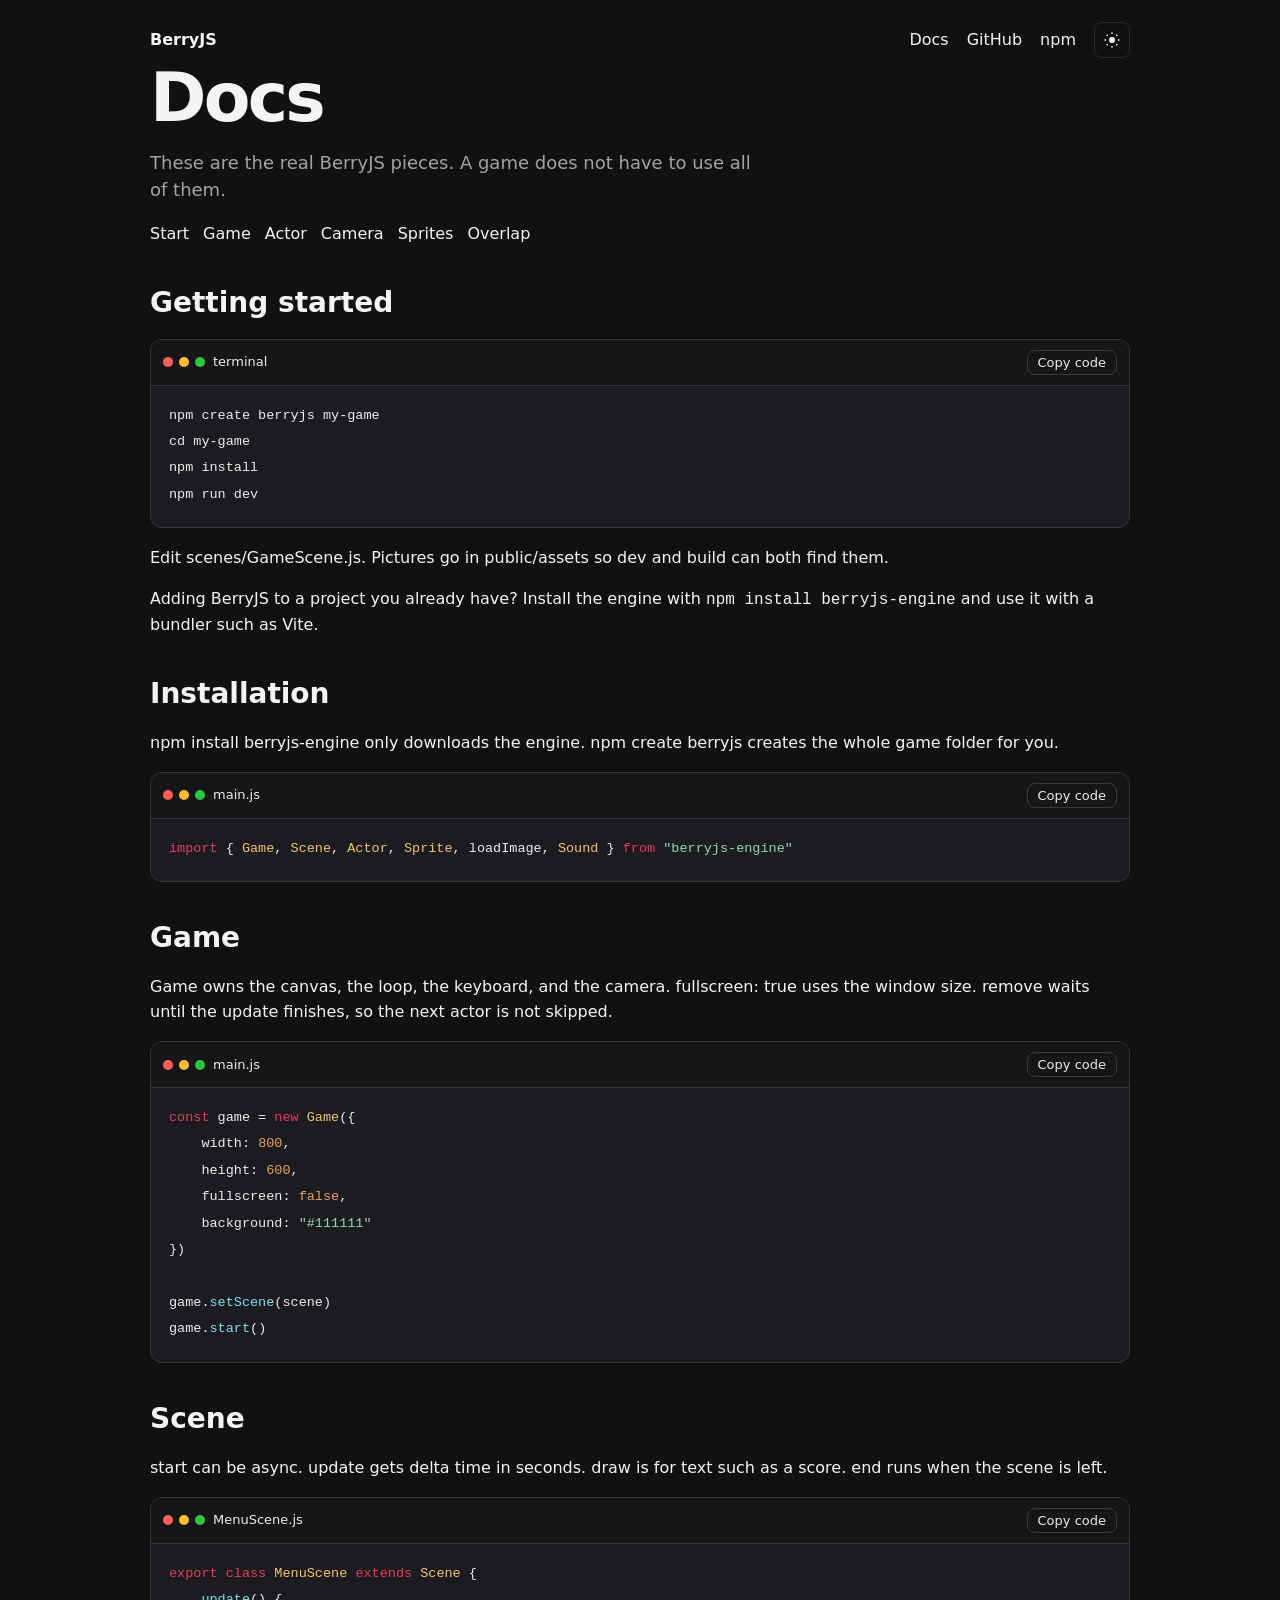
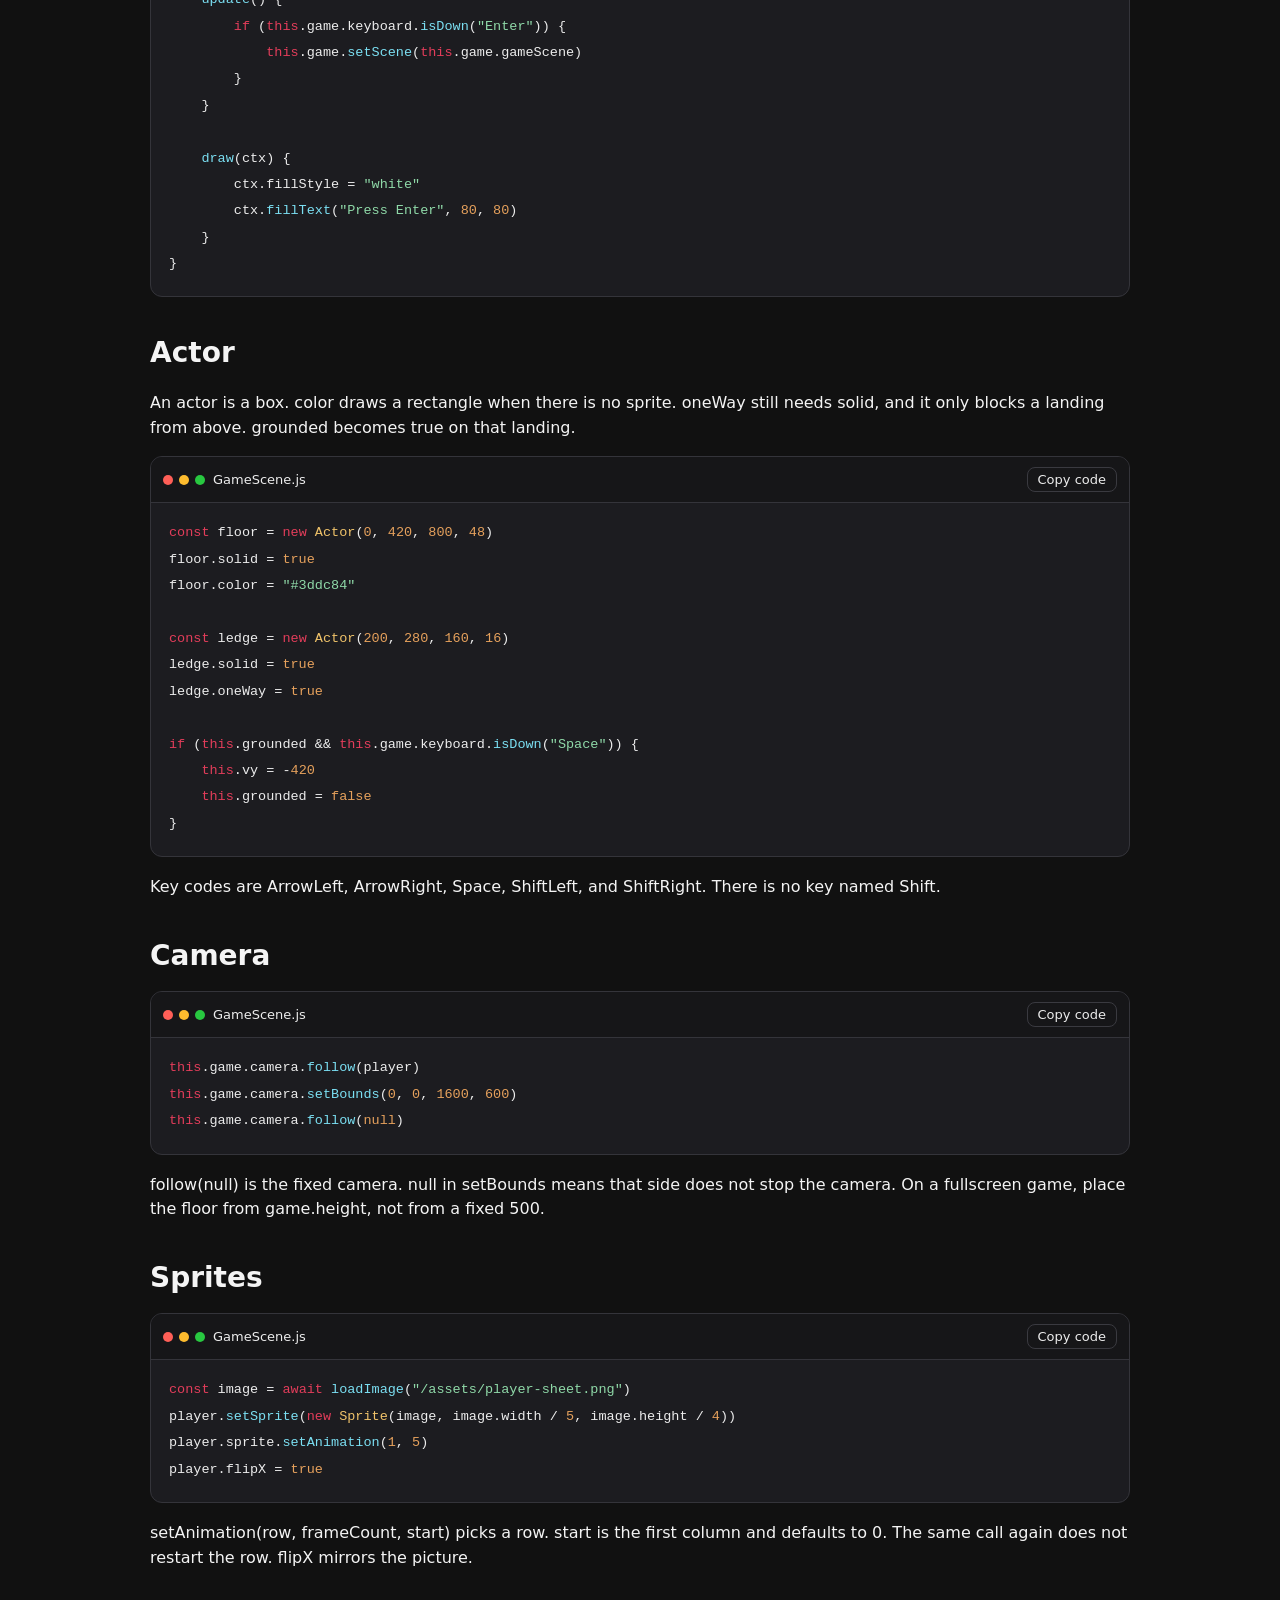
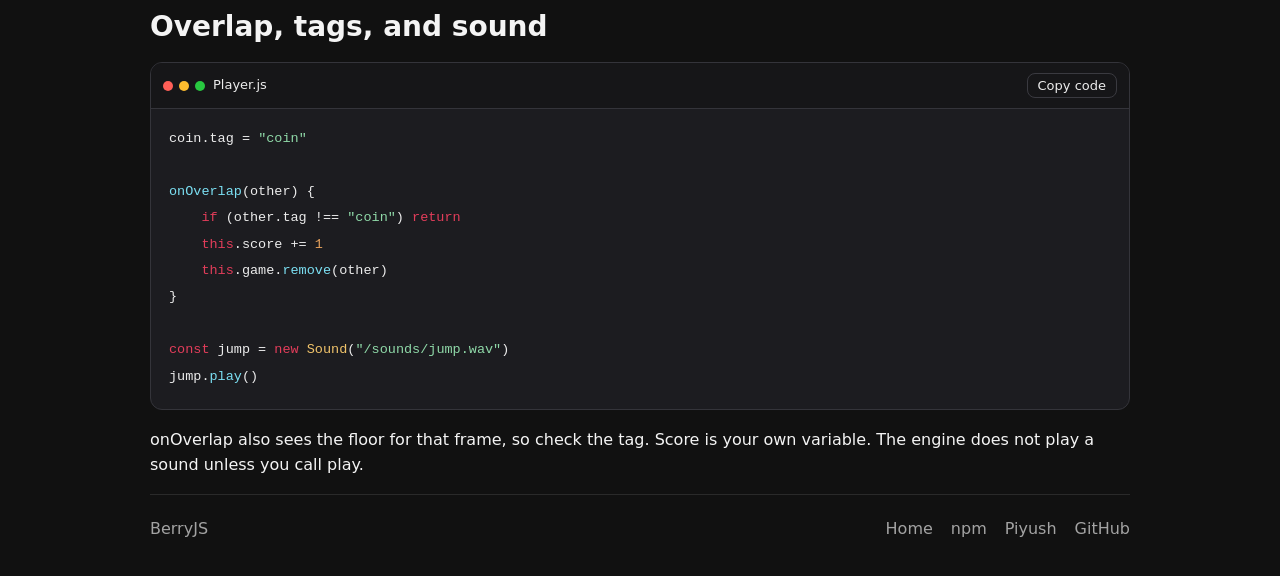
<file: docs.html>
﻿<!DOCTYPE html>
<html lang="en" data-theme="dark">
<head>
    <meta charset="UTF-8">
    <meta name="viewport" content="width=device-width, initial-scale=1">
    <meta name="description" content="BerryJS documentation: getting started, scenes, actors, camera, sprites and collisions.">
    <title>BerryJS Docs</title>
    <link rel="stylesheet" href="css/site.css">
    <link rel="icon" href="data:image/svg+xml,<svg xmlns=%22http://www.w3.org/2000/svg%22 viewBox=%220 0 100 100%22><text y=%22.9em%22 font-size=%2290%22>🍓</text></svg>">
</head>
<body>
    <a class="skip" href="#content">Skip to content</a>
    <div class="wrap">
        <header>
            <a class="brand" href="index.html">BerryJS</a>
            <nav>
                <a href="docs.html">Docs</a>
                <a data-link="github">GitHub</a>
                <a data-link="npm">npm</a>
                <button type="button" class="theme" aria-label="Switch to light mode"></button>
            </nav>
        </header>
        <main id="content" class="docs">
            <h1>Docs</h1>
            <p class="lede">These are the real BerryJS pieces. A game does not have to use all of them.</p>
            <p class="contents">
                <a href="#start">Start</a>
                <a href="#game">Game</a>
                <a href="#actor">Actor</a>
                <a href="#camera">Camera</a>
                <a href="#sprite">Sprites</a>
                <a href="#overlap">Overlap</a>
            </p>

            <h2 id="start">Getting started</h2>
            <div class="code-window">
                <div class="code-bar">
                    <span class="dots" aria-hidden="true"><i></i><i></i><i></i></span>
                    <span class="code-name">terminal</span>
                    <button type="button" class="copy-code">Copy code</button>
                </div>
                <pre><code>npm create berryjs my-game
cd my-game
npm install
npm run dev</code></pre>
            </div>
            <p>Edit scenes/GameScene.js. Pictures go in public/assets so dev and build can both find them.</p>
            <p>Adding BerryJS to a project you already have? Install the engine with <code>npm install berryjs-engine</code> and use it with a bundler such as Vite.</p>

            <h2>Installation</h2>
            <p>npm install berryjs-engine only downloads the engine. npm create berryjs creates the whole game folder for you.</p>
            <div class="code-window">
                <div class="code-bar">
                    <span class="dots" aria-hidden="true"><i></i><i></i><i></i></span>
                    <span class="code-name">main.js</span>
                    <button type="button" class="copy-code">Copy code</button>
                </div>
                <pre><code>import { Game, Scene, Actor, Sprite, loadImage, Sound } from "berryjs-engine"</code></pre>
            </div>

            <h2 id="game">Game</h2>
            <p>Game owns the canvas, the loop, the keyboard, and the camera. fullscreen: true uses the window size. remove waits until the update finishes, so the next actor is not skipped.</p>
            <div class="code-window">
                <div class="code-bar">
                    <span class="dots" aria-hidden="true"><i></i><i></i><i></i></span>
                    <span class="code-name">main.js</span>
                    <button type="button" class="copy-code">Copy code</button>
                </div>
                <pre><code>const game = new Game({
    width: 800,
    height: 600,
    fullscreen: false,
    background: "#111111"
})

game.setScene(scene)
game.start()</code></pre>
            </div>

            <h2>Scene</h2>
            <p>start can be async. update gets delta time in seconds. draw is for text such as a score. end runs when the scene is left.</p>
            <div class="code-window">
                <div class="code-bar">
                    <span class="dots" aria-hidden="true"><i></i><i></i><i></i></span>
                    <span class="code-name">MenuScene.js</span>
                    <button type="button" class="copy-code">Copy code</button>
                </div>
                <pre><code>export class MenuScene extends Scene {
    update() {
        if (this.game.keyboard.isDown("Enter")) {
            this.game.setScene(this.game.gameScene)
        }
    }

    draw(ctx) {
        ctx.fillStyle = "white"
        ctx.fillText("Press Enter", 80, 80)
    }
}</code></pre>
            </div>

            <h2 id="actor">Actor</h2>
            <p>An actor is a box. color draws a rectangle when there is no sprite. oneWay still needs solid, and it only blocks a landing from above. grounded becomes true on that landing.</p>
            <div class="code-window">
                <div class="code-bar">
                    <span class="dots" aria-hidden="true"><i></i><i></i><i></i></span>
                    <span class="code-name">GameScene.js</span>
                    <button type="button" class="copy-code">Copy code</button>
                </div>
                <pre><code>const floor = new Actor(0, 420, 800, 48)
floor.solid = true
floor.color = "#3ddc84"

const ledge = new Actor(200, 280, 160, 16)
ledge.solid = true
ledge.oneWay = true

if (this.grounded && this.game.keyboard.isDown("Space")) {
    this.vy = -420
    this.grounded = false
}</code></pre>
            </div>
            <p>Key codes are ArrowLeft, ArrowRight, Space, ShiftLeft, and ShiftRight. There is no key named Shift.</p>

            <h2 id="camera">Camera</h2>
            <div class="code-window">
                <div class="code-bar">
                    <span class="dots" aria-hidden="true"><i></i><i></i><i></i></span>
                    <span class="code-name">GameScene.js</span>
                    <button type="button" class="copy-code">Copy code</button>
                </div>
                <pre><code>this.game.camera.follow(player)
this.game.camera.setBounds(0, 0, 1600, 600)
this.game.camera.follow(null)</code></pre>
            </div>
            <p>follow(null) is the fixed camera. null in setBounds means that side does not stop the camera. On a fullscreen game, place the floor from game.height, not from a fixed 500.</p>

            <h2 id="sprite">Sprites</h2>
            <div class="code-window">
                <div class="code-bar">
                    <span class="dots" aria-hidden="true"><i></i><i></i><i></i></span>
                    <span class="code-name">GameScene.js</span>
                    <button type="button" class="copy-code">Copy code</button>
                </div>
                <pre><code>const image = await loadImage("/assets/player-sheet.png")
player.setSprite(new Sprite(image, image.width / 5, image.height / 4))
player.sprite.setAnimation(1, 5)
player.flipX = true</code></pre>
            </div>
            <p>setAnimation(row, frameCount, start) picks a row. start is the first column and defaults to 0. The same call again does not restart the row. flipX mirrors the picture.</p>

            <h2 id="overlap">Overlap, tags, and sound</h2>
            <div class="code-window">
                <div class="code-bar">
                    <span class="dots" aria-hidden="true"><i></i><i></i><i></i></span>
                    <span class="code-name">Player.js</span>
                    <button type="button" class="copy-code">Copy code</button>
                </div>
                <pre><code>coin.tag = "coin"

onOverlap(other) {
    if (other.tag !== "coin") return
    this.score += 1
    this.game.remove(other)
}

const jump = new Sound("/sounds/jump.wav")
jump.play()</code></pre>
            </div>
            <p>onOverlap also sees the floor for that frame, so check the tag. Score is your own variable. The engine does not play a sound unless you call play.</p>
        </main>
        <footer>
            <span>BerryJS</span>
            <nav>
                <a href="index.html">Home</a>
                <a data-link="npm">npm</a>
                <a data-link="author">Piyush</a>
                <a data-link="github">GitHub</a>
            </nav>
        </footer>
    </div>
    <script src="js/config.js"></script>
    <script src="js/site.js"></script>
</body>
</html>
</file>
<file: css/site.css>
﻿:root {
    --bg: #111111;
    --ink: #f4f4f4;
    --muted: #a3a3a3;
    --line: #2a2a2a;
    --berry: #e23d5a;
    --green: #3ddc84;
    --code: #f7f3ec;
    --code-bar: #f3efe6;
    --code-ink: #3d342c;
}

html[data-theme="light"] {
    --bg: #f3efe8;
    --ink: #1c1c1c;
    --muted: #5e574f;
    --line: #e4dccf;
}

* { box-sizing: border-box; }
html { scroll-behavior: smooth; }

body {
    margin: 0;
    background: var(--bg);
    color: var(--ink);
    font: 16px/1.55 "Segoe UI", system-ui, sans-serif;
}

a { color: inherit; text-decoration: none; }
a:hover { color: var(--berry); }
:focus-visible { outline: 2px solid var(--berry); outline-offset: 3px; }

.skip {
    position: absolute;
    left: 12px;
    top: -40px;
    background: white;
    color: #111;
    padding: 6px 10px;
}
.skip:focus { top: 12px; }

.wrap {
    width: min(980px, calc(100% - 32px));
    margin: 0 auto;
}

header, footer {
    display: flex;
    justify-content: space-between;
    align-items: center;
    gap: 16px;
}
header { padding: 22px 0 8px; }
.brand { font-weight: 700; }
nav { display: flex; align-items: center; gap: 18px; }

.theme {
    width: 36px;
    height: 36px;
    display: inline-flex;
    align-items: center;
    justify-content: center;
    padding: 0;
    border-radius: 8px;
    border: 1px solid var(--line);
    background: transparent;
    color: var(--ink);
    cursor: pointer;
}
.theme svg { display: block; }

.hero {
    display: grid;
    grid-template-columns: 1.1fr 0.9fr;
    gap: 36px;
    align-items: center;
    padding: 36px 0 18px;
}

h1 {
    margin: 0 0 12px;
    font-size: clamp(42px, 7vw, 68px);
    line-height: 0.95;
    letter-spacing: -0.04em;
}
h2 { margin: 0 0 12px; font-size: 28px; }
.lede, .note { color: var(--muted); }
.lede { font-size: 18px; max-width: 38rem; }

.install {
    display: flex;
    max-width: 520px;
    margin: 18px 0 8px;
}
.install code {
    flex: 1;
    background: #161616;
    color: #ddd;
    border: 2px solid #111;
    border-right: 0;
    padding: 12px 14px;
    box-shadow: 4px 4px 0 #111;
    font-family: Consolas, ui-monospace, monospace;
}
.install button, .button {
    background: var(--berry);
    color: white;
    border: 2px solid #111;
    box-shadow: 4px 4px 0 #111;
    font: inherit;
    padding: 10px 16px;
    cursor: pointer;
    text-decoration: none;
}
.install button { border-left: 0; }

.preview {
    height: 280px;
    position: relative;
    background: #111;
    border: 2px solid #111;
    box-shadow: 8px 8px 0 #111;
    overflow: hidden;
}
.preview .score {
    position: absolute;
    top: 12px;
    left: 14px;
    color: white;
    font-size: 13px;
}
.preview .floor {
    position: absolute;
    left: 0;
    right: 0;
    bottom: 36px;
    height: 26px;
    background: var(--green);
}
.preview .guy {
    position: absolute;
    left: 46%;
    bottom: 62px;
    width: 18px;
    height: 28px;
    background: #3d6fbf;
}
.preview .coin {
    position: absolute;
    right: 18%;
    bottom: 62px;
    width: 10px;
    height: 10px;
    background: #ffd000;
}

section { padding: 26px 0; }

.features {
    display: grid;
    grid-template-columns: 1fr 1fr;
    gap: 0 32px;
    padding: 0;
    list-style: none;
}
.features li {
    border-top: 1px solid var(--line);
    padding: 12px 0;
}

.code-window {
    margin: 14px 0 18px;
    background: var(--code);
    border: 1px solid #e6dfd4;
    border-radius: 12px;
    overflow: hidden;
    max-width: 100%;
}
.code-bar {
    display: flex;
    align-items: center;
    gap: 8px;
    padding: 10px 12px;
    background: var(--code-bar);
    border-bottom: 1px solid #e6dfd4;
    color: var(--code-ink);
    font-size: 13px;
}
.dots { display: flex; gap: 6px; }
.dots i {
    width: 10px;
    height: 10px;
    border-radius: 50%;
    display: block;
}
.dots i:nth-child(1) { background: #ff5f57; }
.dots i:nth-child(2) { background: #febc2e; }
.dots i:nth-child(3) { background: #28c840; }
.copy-code {
    margin-left: auto;
    background: transparent;
    color: var(--code-ink);
    border: 1px solid #d9d0c4;
    border-radius: 8px;
    box-shadow: none;
    padding: 4px 10px;
    font: 13px "Segoe UI", system-ui, sans-serif;
    cursor: pointer;
}
.code-window pre {
    margin: 0;
    padding: 16px 18px 20px;
    overflow-x: auto;
    background: transparent;
    border: 0;
    box-shadow: none;
    line-height: 1.65;
    tab-size: 4;
}
.code-window code {
    font-family: Consolas, ui-monospace, monospace;
    font-size: 13.5px;
    color: var(--code-ink);
    white-space: pre;
}
.tok-k { color: #c4554a; }
.tok-s { color: #2f8f5b; }
.tok-n { color: #c47b2b; }
.tok-cl { color: #a15c38; }
.tok-c { color: #8a7568; }

.contents { display: flex; flex-wrap: wrap; gap: 14px; }
.docs h2 { margin-top: 34px; }

footer {
    border-top: 1px solid var(--line);
    padding: 22px 0 36px;
    color: var(--muted);
}

@media (max-width: 760px) {
    header, .hero, footer, .install { display: block; }
    nav { margin-top: 12px; }
    .features { grid-template-columns: 1fr; }
    .install button { margin-top: 8px; border-left: 2px solid #111; }
    .preview { margin-top: 22px; }
}

html[data-theme="dark"] {
    --code: #1c1c20;
    --code-bar: #161618;
    --code-ink: #ececec;
}

html[data-theme="dark"] .code-window,
html[data-theme="dark"] .code-bar {
    border-color: #34343a;
}

html[data-theme="dark"] .copy-code {
    color: #ececec;
    border-color: #3a3a40;
}

html[data-theme="dark"] .tok-k { color: #e23d5a; }
html[data-theme="dark"] .tok-s { color: #8fd9a8; }
html[data-theme="dark"] .tok-n { color: #e6a15c; }
html[data-theme="dark"] .tok-cl { color: #f0c36a; }
html[data-theme="dark"] .tok-c { color: #8d8d8d; }
html[data-theme="dark"] .tok-f { color: #7bdff2; }

.preview img { display: block; width: 100%; height: 100%; object-fit: cover; }
</file>
